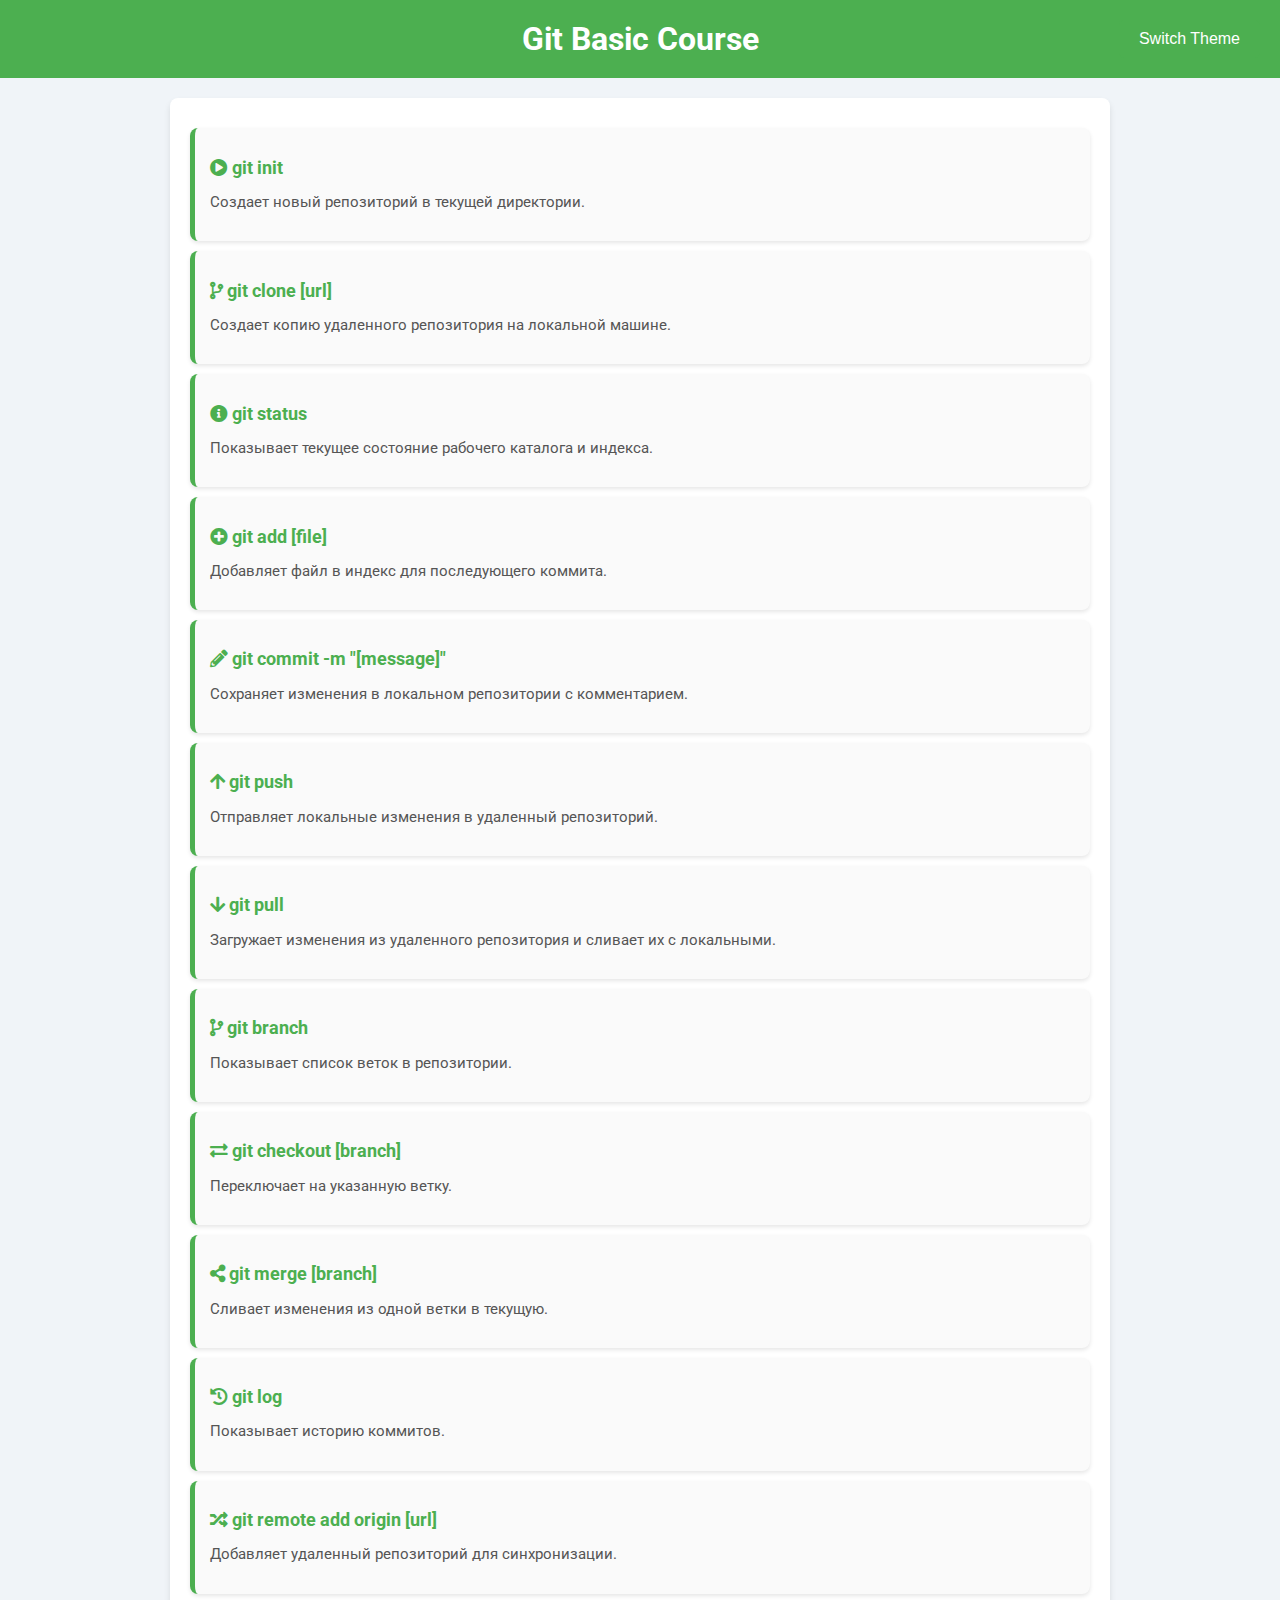
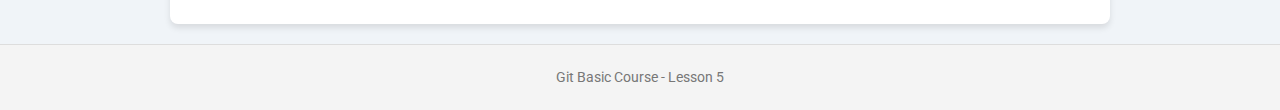
<file: index.html>
<!DOCTYPE html>
<html lang="ru">
<head>
    <meta charset="UTF-8">
    <meta name="viewport" content="width=device-width, initial-scale=1.0">
    <meta name="description" content="Git Basic Course - Learn the most essential Git commands">
    <meta name="keywords" content="Git, Git commands, Git tutorial">
    <title>Git Basic Course</title>
    <link href="https://fonts.googleapis.com/css2?family=Roboto:wght@400;500&display=swap" rel="stylesheet">
    <link rel="stylesheet" href="https://cdnjs.cloudflare.com/ajax/libs/font-awesome/5.15.4/css/all.min.css">
    <style>
        body {
            font-family: 'Roboto', sans-serif;
            background-color: #f0f4f8;
            color: #333;
            margin: 0;
            padding: 0;
            transition: background-color 0.3s ease, color 0.3s ease;
        }
        h1 {
            text-align: center;
            color: #fff;
            background-color: #4CAF50;
            padding: 20px;
            margin: 0;
            font-size: 2em;
        }
        .container {
            width: 90%;
            max-width: 900px;
            margin: 20px auto;
            padding: 20px;
            background-color: #fff;
            border-radius: 8px;
            box-shadow: 0 4px 6px rgba(0, 0, 0, 0.1);
            transition: box-shadow 0.3s ease;
        }
        ul {
            list-style-type: none;
            padding-left: 0;
            margin: 0;
        }
        li {
            background-color: #fafafa;
            margin: 10px 0;
            padding: 15px;
            border-left: 5px solid #4CAF50;
            border-radius: 8px;
            box-shadow: 0 2px 4px rgba(0, 0, 0, 0.1);
            transition: background-color 0.3s ease, transform 0.2s ease;
        }
        li:hover {
            background-color: #f1f1f1;
            transform: scale(1.02);
        }
        li h2 {
            font-size: 1.1em;
            color: #4CAF50;
            margin-bottom: 8px;
        }
        li p {
            font-size: 0.95em;
            color: #555;
        }
        .footer {
            text-align: center;
            font-size: 0.9em;
            color: #777;
            margin-top: 20px;
            padding: 10px;
            background-color: #f4f4f4;
            border-top: 1px solid #ddd;
        }
        .footer a {
            color: #4CAF50;
            text-decoration: none;
        }
        /* Темная тема */
        body.dark-mode {
            background-color: #121212;
            color: #e0e0e0;
        }
        body.dark-mode h1 {
            background-color: #2C6B2F;
        }
        body.dark-mode li {
            background-color: #333;
            color: #e0e0e0;
        }
        body.dark-mode li:hover {
            background-color: #444;
        }
        body.dark-mode li h2 {
            color: #4CAF50;
        }
        body.dark-mode li p {
            color: #ddd;
        }
        .theme-toggle {
            position: fixed;
            top: 20px;
            right: 20px;
            background-color: #4CAF50;
            color: #fff;
            border: none;
            padding: 10px 20px;
            cursor: pointer;
            border-radius: 5px;
            font-size: 1em;
            transition: background-color 0.3s ease;
        }
        .theme-toggle:hover {
            background-color: #45a049;
        }
    </style>
    <button class="theme-toggle">Switch Theme</button>
    <h1>Git Basic Course</h1>
    <div class="container">
        <ul>
            <li>
                <h2><i class="fas fa-play-circle"></i> git init</h2>
                <p>Создает новый репозиторий в текущей директории.</p>
            </li>
            <li>
                <h2><i class="fas fa-code-branch"></i> git clone [url]</h2>
                <p>Создает копию удаленного репозитория на локальной машине.</p>
            </li>
            <li>
                <h2><i class="fas fa-info-circle"></i> git status</h2>
                <p>Показывает текущее состояние рабочего каталога и индекса.</p>
            </li>
            <li>
                <h2><i class="fas fa-plus-circle"></i> git add [file]</h2>
                <p>Добавляет файл в индекс для последующего коммита.</p>
            </li>
            <li>
                <h2><i class="fas fa-pencil-alt"></i> git commit -m "[message]"</h2>
                <p>Сохраняет изменения в локальном репозитории с комментарием.</p>
            </li>
            <li>
                <h2><i class="fas fa-arrow-up"></i> git push</h2>
                <p>Отправляет локальные изменения в удаленный репозиторий.</p>
            </li>
            <li>
                <h2><i class="fas fa-arrow-down"></i> git pull</h2>
                <p>Загружает изменения из удаленного репозитория и сливает их с локальными.</p>
            </li>
            <li>
                <h2><i class="fas fa-code-branch"></i> git branch</h2>
                <p>Показывает список веток в репозитории.</p>
            </li>
            <li>
                <h2><i class="fas fa-exchange-alt"></i> git checkout [branch]</h2>
                <p>Переключает на указанную ветку.</p>
            </li>
            <li>
                <h2><i class="fas fa-share-alt"></i> git merge [branch]</h2>
                <p>Сливает изменения из одной ветки в текущую.</p>
            </li>
            <li>
                <h2><i class="fas fa-history"></i> git log</h2>
                <p>Показывает историю коммитов.</p>
            </li>
            <li>
                <h2><i class="fas fa-random"></i> git remote add origin [url]</h2>
                <p>Добавляет удаленный репозиторий для синхронизации.</p>
            </li>
        </ul>
    </div>
    <div class="footer">
        <p>Git Basic Course - Lesson 5</p>
    </div>
    <script>
        const themeToggleBtn = document.querySelector('.theme-toggle');
        themeToggleBtn.addEventListener('click', () => {
            document.body.classList.toggle('dark-mode');
        });
    </script>
</body>
</html>
</file>
